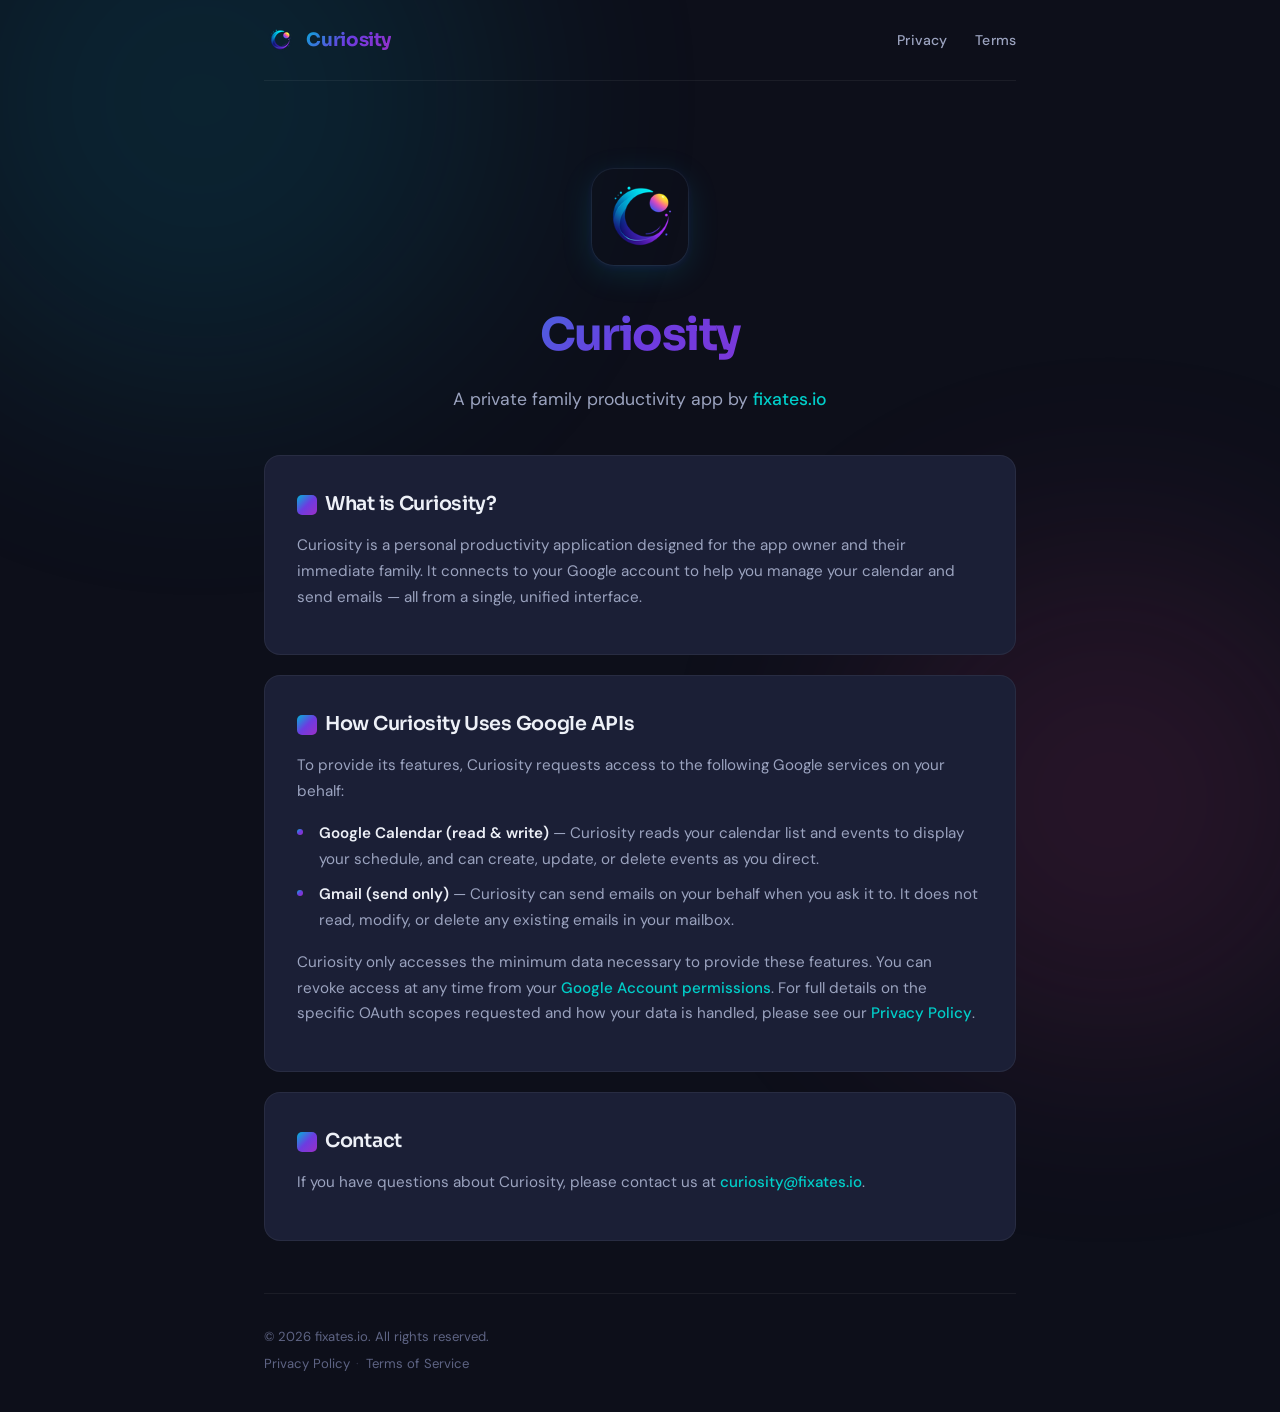
<file: index.html>
<!DOCTYPE html>
<html lang="en">
<head>
  <meta charset="UTF-8">
  <meta name="viewport" content="width=device-width, initial-scale=1.0">
  <title>Curiosity — fixates.io</title>
  <link rel="icon" type="image/x-icon" href="/icons/favicon.ico">
  <link rel="icon" type="image/png" sizes="32x32" href="/icons/favicon-32x32.png">
  <link rel="icon" type="image/png" sizes="16x16" href="/icons/favicon-16x16.png">
  <link rel="apple-touch-icon" sizes="180x180" href="/icons/apple-touch-icon.png">
  <link rel="manifest" href="/site.webmanifest">
  <meta property="og:image" content="/icons/og-image.png">
  <link rel="stylesheet" href="style.css">
</head>
<body>
  <div class="page-wrapper">
    <header>
      <nav>
        <a href="/" class="logo">
          <img src="/icons/favicon-32x32.png" alt="" width="32" height="32">
          <span>Curiosity</span>
        </a>
        <ul>
          <li><a href="/privacy.html">Privacy</a></li>
          <li><a href="/terms.html">Terms</a></li>
        </ul>
      </nav>
    </header>

    <main>
      <div class="hero">
        <img src="/icons/icon-128x128.png" alt="Curiosity app icon" class="hero-icon" width="128" height="128">
        <h1>Curiosity</h1>
        <p class="tagline">A private family productivity app by <a href="https://fixates.io">fixates.io</a></p>
      </div>

      <div class="card">
        <h2><span class="icon"></span>What is Curiosity?</h2>
        <p>Curiosity is a personal productivity application designed for the app owner and their immediate family. It connects to your Google account to help you manage your calendar and send emails — all from a single, unified interface.</p>
      </div>

      <div class="card">
        <h2><span class="icon"></span>How Curiosity Uses Google APIs</h2>
        <p>To provide its features, Curiosity requests access to the following Google services on your behalf:</p>
        <ul>
          <li><strong>Google Calendar (read &amp; write)</strong> — Curiosity reads your calendar list and events to display your schedule, and can create, update, or delete events as you direct.</li>
          <li><strong>Gmail (send only)</strong> — Curiosity can send emails on your behalf when you ask it to. It does not read, modify, or delete any existing emails in your mailbox.</li>
        </ul>
        <p>Curiosity only accesses the minimum data necessary to provide these features. You can revoke access at any time from your <a href="https://myaccount.google.com/permissions">Google Account permissions</a>. For full details on the specific OAuth scopes requested and how your data is handled, please see our <a href="/privacy.html">Privacy Policy</a>.</p>
      </div>

      <div class="card">
        <h2><span class="icon"></span>Contact</h2>
        <p>If you have questions about Curiosity, please contact us at <a href="mailto:curiosity@fixates.io">curiosity@fixates.io</a>.</p>
      </div>
    </main>

    <footer>
      <p>&copy; 2026 fixates.io. All rights reserved.</p>
      <p><a href="/privacy.html">Privacy Policy</a> <span class="footer-divider">&middot;</span> <a href="/terms.html">Terms of Service</a></p>
    </footer>
  </div>
</body>
</html>
</file>
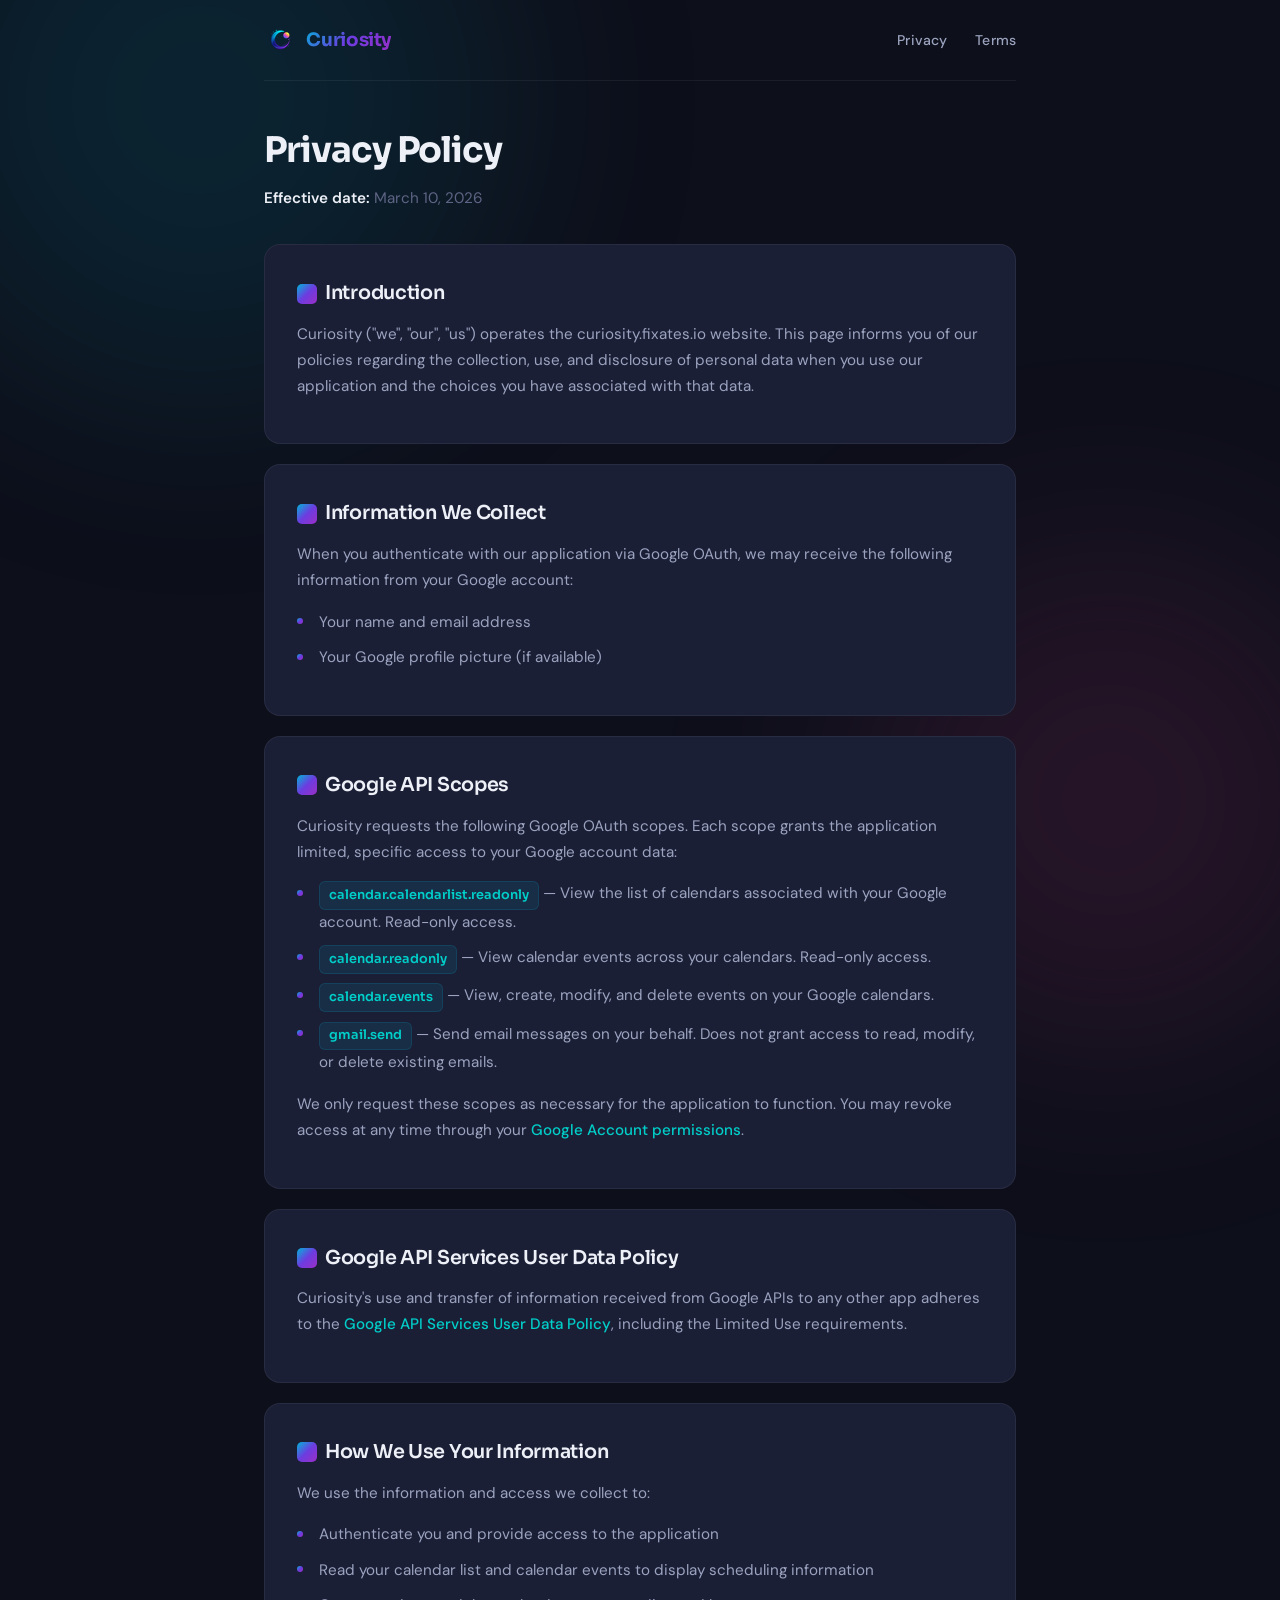
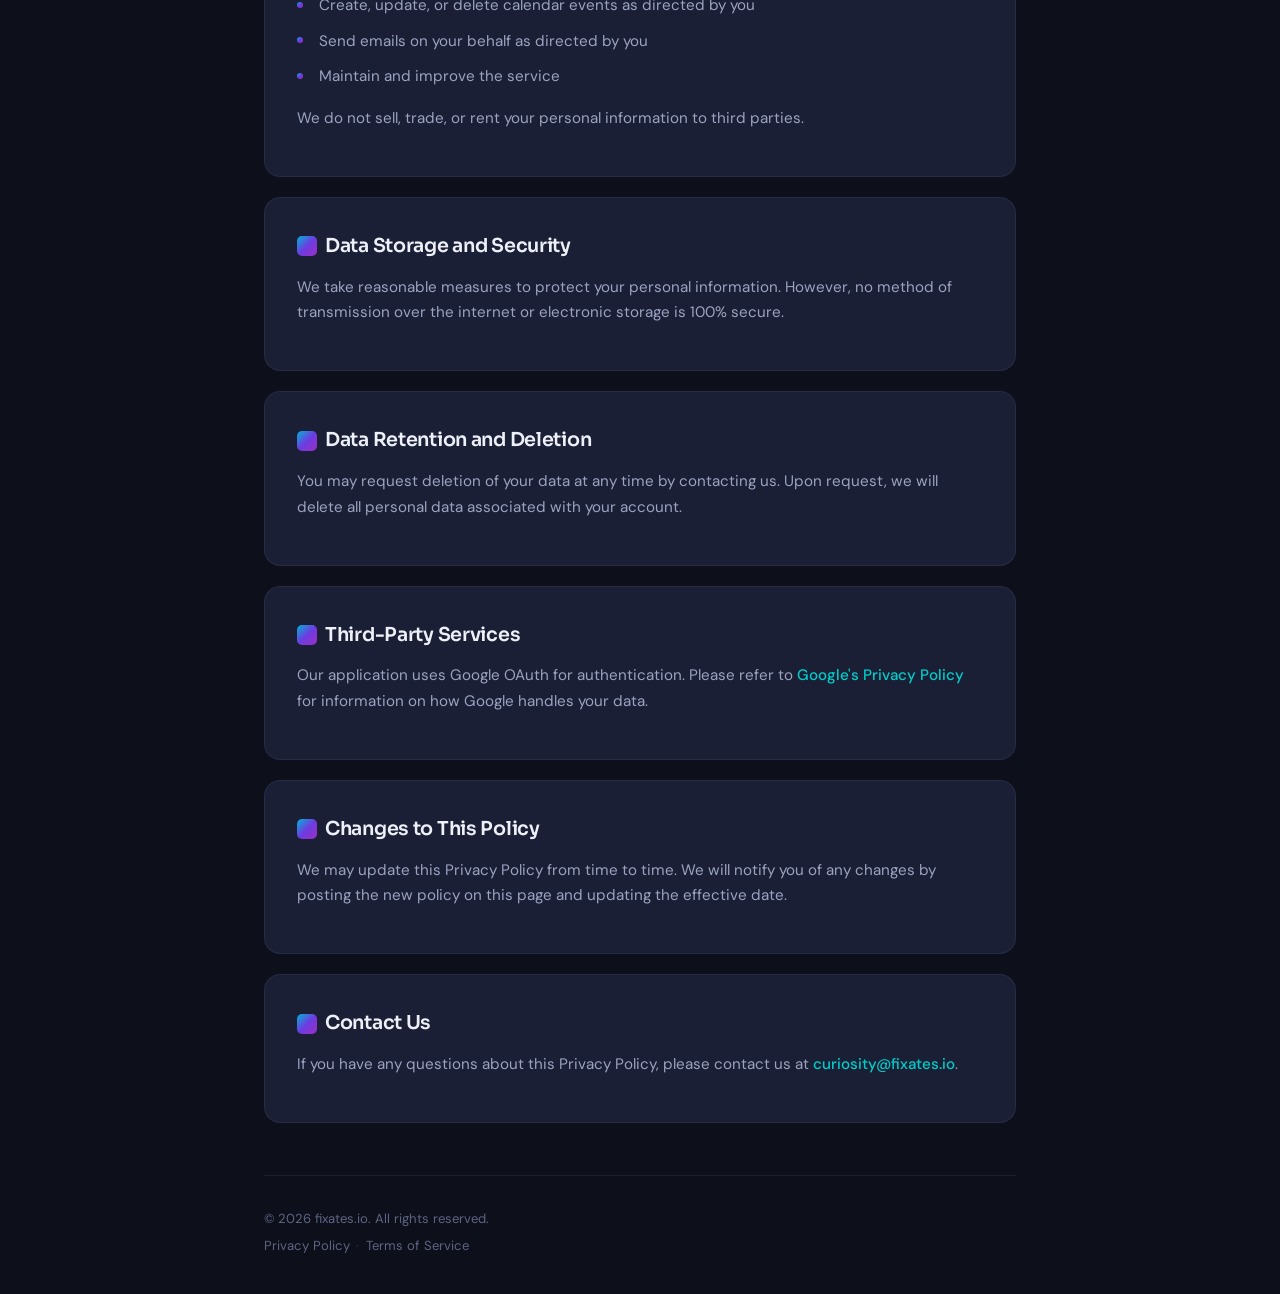
<file: privacy.html>
<!DOCTYPE html>
<html lang="en">
<head>
  <meta charset="UTF-8">
  <meta name="viewport" content="width=device-width, initial-scale=1.0">
  <title>Privacy Policy — Curiosity</title>
  <link rel="icon" type="image/x-icon" href="/icons/favicon.ico">
  <link rel="icon" type="image/png" sizes="32x32" href="/icons/favicon-32x32.png">
  <link rel="icon" type="image/png" sizes="16x16" href="/icons/favicon-16x16.png">
  <link rel="apple-touch-icon" sizes="180x180" href="/icons/apple-touch-icon.png">
  <link rel="manifest" href="/site.webmanifest">
  <meta property="og:image" content="/icons/og-image.png">
  <link rel="stylesheet" href="style.css">
</head>
<body>
  <div class="page-wrapper">
    <header>
      <nav>
        <a href="/" class="logo">
          <img src="/icons/favicon-32x32.png" alt="" width="32" height="32">
          <span>Curiosity</span>
        </a>
        <ul>
          <li><a href="/privacy.html">Privacy</a></li>
          <li><a href="/terms.html">Terms</a></li>
        </ul>
      </nav>
    </header>

    <main>
      <h1>Privacy Policy</h1>
      <p><strong>Effective date:</strong> March 10, 2026</p>

      <div class="card">
        <h2><span class="icon"></span>Introduction</h2>
        <p>Curiosity ("we", "our", "us") operates the curiosity.fixates.io website. This page informs you of our policies regarding the collection, use, and disclosure of personal data when you use our application and the choices you have associated with that data.</p>
      </div>

      <div class="card">
        <h2><span class="icon"></span>Information We Collect</h2>
        <p>When you authenticate with our application via Google OAuth, we may receive the following information from your Google account:</p>
        <ul>
          <li>Your name and email address</li>
          <li>Your Google profile picture (if available)</li>
        </ul>
      </div>

      <div class="card">
        <h2><span class="icon"></span>Google API Scopes</h2>
        <p>Curiosity requests the following Google OAuth scopes. Each scope grants the application limited, specific access to your Google account data:</p>
        <ul>
          <li><span class="scope-badge">calendar.calendarlist.readonly</span> — View the list of calendars associated with your Google account. Read-only access.</li>
          <li><span class="scope-badge">calendar.readonly</span> — View calendar events across your calendars. Read-only access.</li>
          <li><span class="scope-badge">calendar.events</span> — View, create, modify, and delete events on your Google calendars.</li>
          <li><span class="scope-badge">gmail.send</span> — Send email messages on your behalf. Does not grant access to read, modify, or delete existing emails.</li>
        </ul>
        <p>We only request these scopes as necessary for the application to function. You may revoke access at any time through your <a href="https://myaccount.google.com/permissions">Google Account permissions</a>.</p>
      </div>

      <div class="card">
        <h2><span class="icon"></span>Google API Services User Data Policy</h2>
        <p>Curiosity's use and transfer of information received from Google APIs to any other app adheres to the <a href="https://developers.google.com/terms/api-services-user-data-policy">Google API Services User Data Policy</a>, including the Limited Use requirements.</p>
      </div>

      <div class="card">
        <h2><span class="icon"></span>How We Use Your Information</h2>
        <p>We use the information and access we collect to:</p>
        <ul>
          <li>Authenticate you and provide access to the application</li>
          <li>Read your calendar list and calendar events to display scheduling information</li>
          <li>Create, update, or delete calendar events as directed by you</li>
          <li>Send emails on your behalf as directed by you</li>
          <li>Maintain and improve the service</li>
        </ul>
        <p>We do not sell, trade, or rent your personal information to third parties.</p>
      </div>

      <div class="card">
        <h2><span class="icon"></span>Data Storage and Security</h2>
        <p>We take reasonable measures to protect your personal information. However, no method of transmission over the internet or electronic storage is 100% secure.</p>
      </div>

      <div class="card">
        <h2><span class="icon"></span>Data Retention and Deletion</h2>
        <p>You may request deletion of your data at any time by contacting us. Upon request, we will delete all personal data associated with your account.</p>
      </div>

      <div class="card">
        <h2><span class="icon"></span>Third-Party Services</h2>
        <p>Our application uses Google OAuth for authentication. Please refer to <a href="https://policies.google.com/privacy">Google's Privacy Policy</a> for information on how Google handles your data.</p>
      </div>

      <div class="card">
        <h2><span class="icon"></span>Changes to This Policy</h2>
        <p>We may update this Privacy Policy from time to time. We will notify you of any changes by posting the new policy on this page and updating the effective date.</p>
      </div>

      <div class="card">
        <h2><span class="icon"></span>Contact Us</h2>
        <p>If you have any questions about this Privacy Policy, please contact us at <a href="mailto:curiosity@fixates.io">curiosity@fixates.io</a>.</p>
      </div>
    </main>

    <footer>
      <p>&copy; 2026 fixates.io. All rights reserved.</p>
      <p><a href="/privacy.html">Privacy Policy</a> <span class="footer-divider">&middot;</span> <a href="/terms.html">Terms of Service</a></p>
    </footer>
  </div>
</body>
</html>
</file>
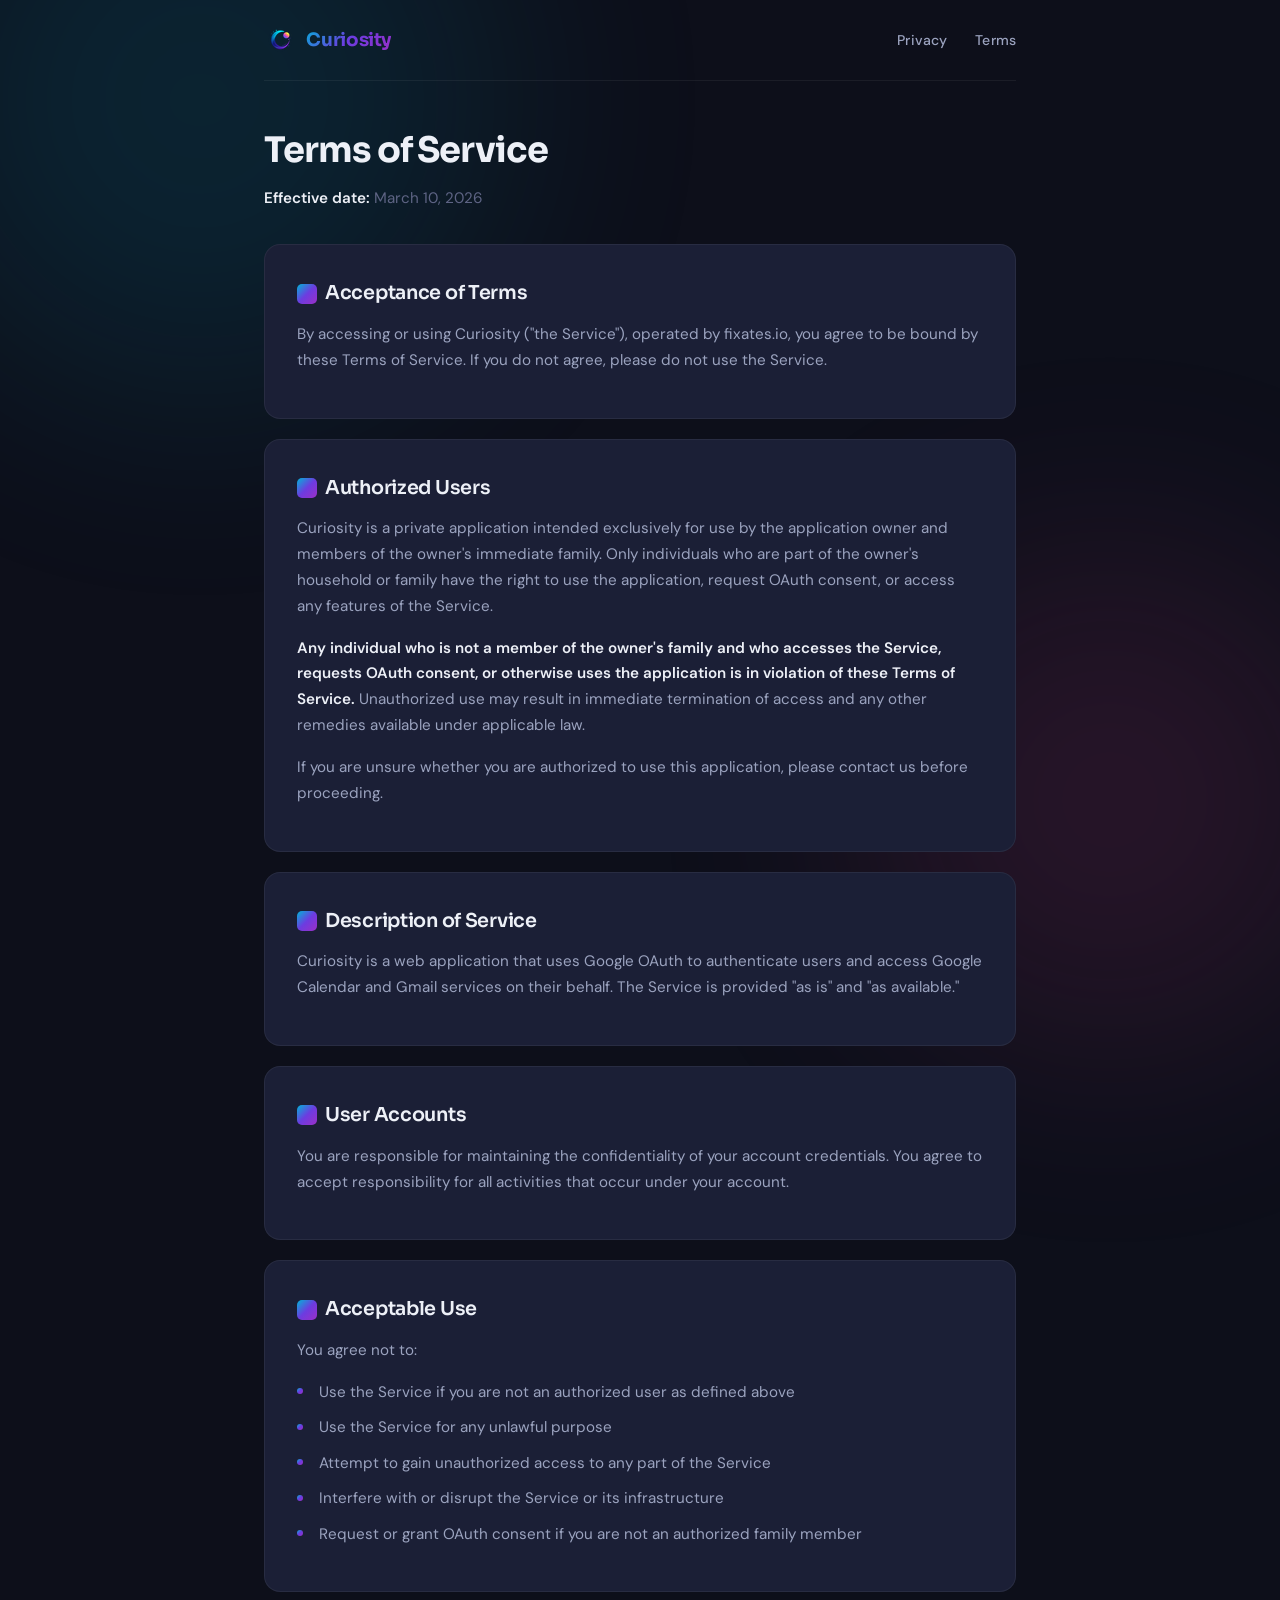
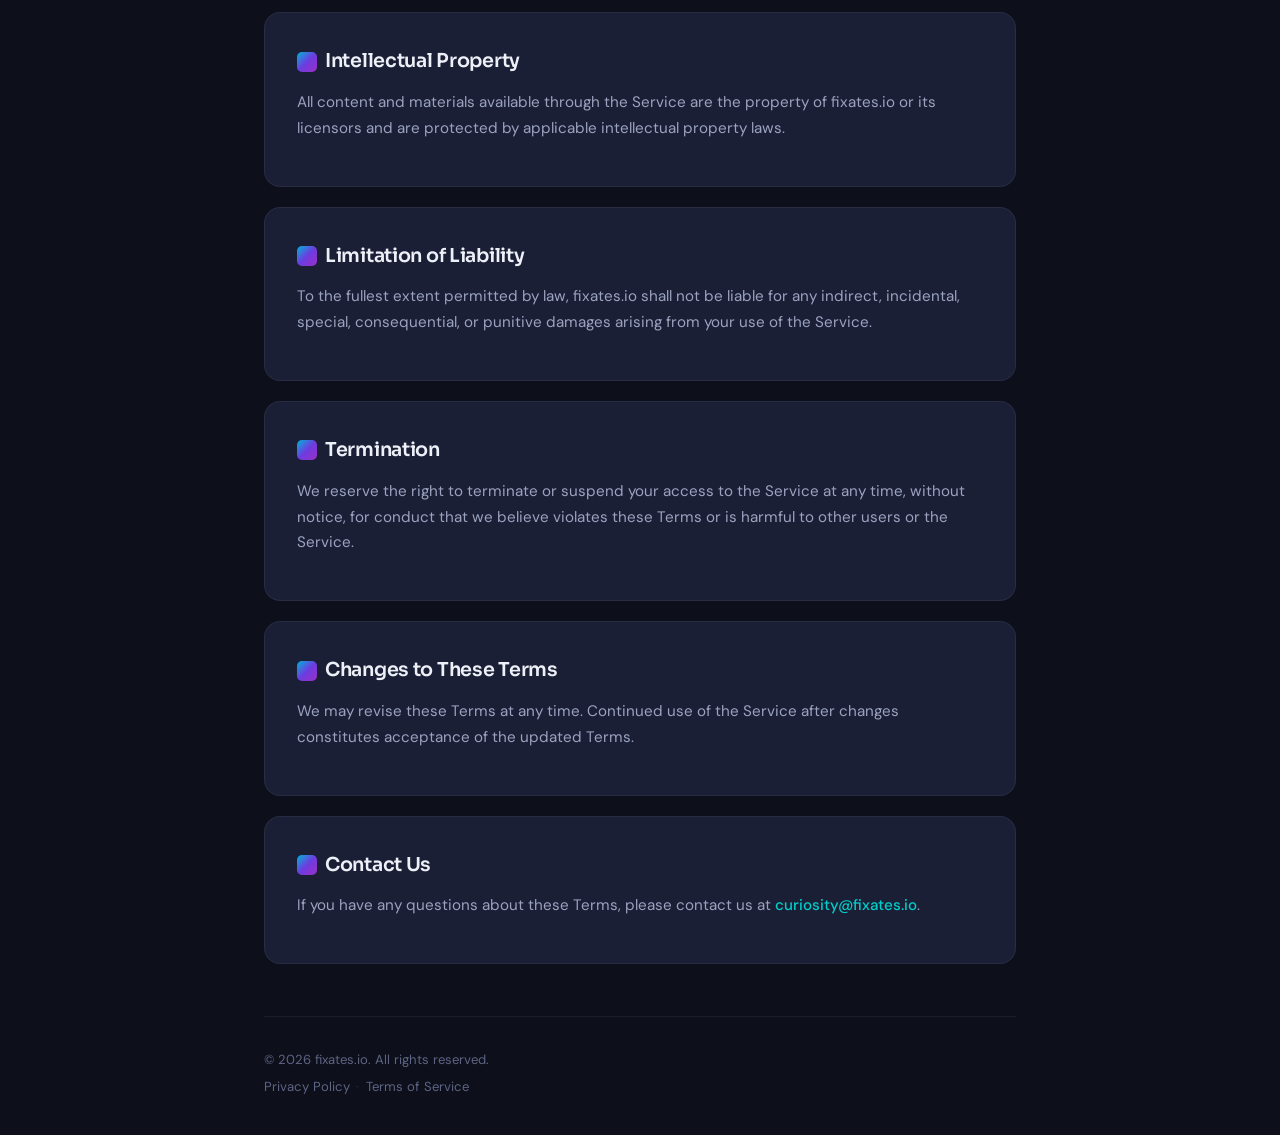
<file: terms.html>
<!DOCTYPE html>
<html lang="en">
<head>
  <meta charset="UTF-8">
  <meta name="viewport" content="width=device-width, initial-scale=1.0">
  <title>Terms of Service — Curiosity</title>
  <link rel="icon" type="image/x-icon" href="/icons/favicon.ico">
  <link rel="icon" type="image/png" sizes="32x32" href="/icons/favicon-32x32.png">
  <link rel="icon" type="image/png" sizes="16x16" href="/icons/favicon-16x16.png">
  <link rel="apple-touch-icon" sizes="180x180" href="/icons/apple-touch-icon.png">
  <link rel="manifest" href="/site.webmanifest">
  <meta property="og:image" content="/icons/og-image.png">
  <link rel="stylesheet" href="style.css">
</head>
<body>
  <div class="page-wrapper">
    <header>
      <nav>
        <a href="/" class="logo">
          <img src="/icons/favicon-32x32.png" alt="" width="32" height="32">
          <span>Curiosity</span>
        </a>
        <ul>
          <li><a href="/privacy.html">Privacy</a></li>
          <li><a href="/terms.html">Terms</a></li>
        </ul>
      </nav>
    </header>

    <main>
      <h1>Terms of Service</h1>
      <p><strong>Effective date:</strong> March 10, 2026</p>

      <div class="card">
        <h2><span class="icon"></span>Acceptance of Terms</h2>
        <p>By accessing or using Curiosity ("the Service"), operated by fixates.io, you agree to be bound by these Terms of Service. If you do not agree, please do not use the Service.</p>
      </div>

      <div class="card">
        <h2><span class="icon"></span>Authorized Users</h2>
        <p>Curiosity is a private application intended exclusively for use by the application owner and members of the owner's immediate family. Only individuals who are part of the owner's household or family have the right to use the application, request OAuth consent, or access any features of the Service.</p>
        <p><strong>Any individual who is not a member of the owner's family and who accesses the Service, requests OAuth consent, or otherwise uses the application is in violation of these Terms of Service.</strong> Unauthorized use may result in immediate termination of access and any other remedies available under applicable law.</p>
        <p>If you are unsure whether you are authorized to use this application, please contact us before proceeding.</p>
      </div>

      <div class="card">
        <h2><span class="icon"></span>Description of Service</h2>
        <p>Curiosity is a web application that uses Google OAuth to authenticate users and access Google Calendar and Gmail services on their behalf. The Service is provided "as is" and "as available."</p>
      </div>

      <div class="card">
        <h2><span class="icon"></span>User Accounts</h2>
        <p>You are responsible for maintaining the confidentiality of your account credentials. You agree to accept responsibility for all activities that occur under your account.</p>
      </div>

      <div class="card">
        <h2><span class="icon"></span>Acceptable Use</h2>
        <p>You agree not to:</p>
        <ul>
          <li>Use the Service if you are not an authorized user as defined above</li>
          <li>Use the Service for any unlawful purpose</li>
          <li>Attempt to gain unauthorized access to any part of the Service</li>
          <li>Interfere with or disrupt the Service or its infrastructure</li>
          <li>Request or grant OAuth consent if you are not an authorized family member</li>
        </ul>
      </div>

      <div class="card">
        <h2><span class="icon"></span>Intellectual Property</h2>
        <p>All content and materials available through the Service are the property of fixates.io or its licensors and are protected by applicable intellectual property laws.</p>
      </div>

      <div class="card">
        <h2><span class="icon"></span>Limitation of Liability</h2>
        <p>To the fullest extent permitted by law, fixates.io shall not be liable for any indirect, incidental, special, consequential, or punitive damages arising from your use of the Service.</p>
      </div>

      <div class="card">
        <h2><span class="icon"></span>Termination</h2>
        <p>We reserve the right to terminate or suspend your access to the Service at any time, without notice, for conduct that we believe violates these Terms or is harmful to other users or the Service.</p>
      </div>

      <div class="card">
        <h2><span class="icon"></span>Changes to These Terms</h2>
        <p>We may revise these Terms at any time. Continued use of the Service after changes constitutes acceptance of the updated Terms.</p>
      </div>

      <div class="card">
        <h2><span class="icon"></span>Contact Us</h2>
        <p>If you have any questions about these Terms, please contact us at <a href="mailto:curiosity@fixates.io">curiosity@fixates.io</a>.</p>
      </div>
    </main>

    <footer>
      <p>&copy; 2026 fixates.io. All rights reserved.</p>
      <p><a href="/privacy.html">Privacy Policy</a> <span class="footer-divider">&middot;</span> <a href="/terms.html">Terms of Service</a></p>
    </footer>
  </div>
</body>
</html>
</file>
<file: style.css>
@import url('https://fonts.googleapis.com/css2?family=Sora:wght@300;400;600;700&family=DM+Sans:ital,wght@0,400;0,500;1,400&display=swap');

/* === Brand tokens from logo === */
:root {
  --brand-deep:    #0d0f1a;
  --brand-surface: #141729;
  --brand-card:    #1b1f36;
  --brand-border:  rgba(255,255,255,0.06);

  --gradient-start: #00b4d8;
  --gradient-mid:   #6c3ce0;
  --gradient-end:   #9b2fc6;
  --accent-hot:     #e84393;
  --accent-warm:    #fdcb6e;
  --accent-cyan:    #00cec9;

  --text-primary:   #edf0f7;
  --text-secondary: #9ba3bf;
  --text-muted:     #5e6484;

  --brand-gradient: linear-gradient(135deg, var(--gradient-start), var(--gradient-mid), var(--gradient-end));
  --orb-gradient:   radial-gradient(circle at 35% 35%, var(--accent-warm), var(--accent-hot) 70%);
}

/* === Reset === */
*, *::before, *::after {
  margin: 0;
  padding: 0;
  box-sizing: border-box;
}

html {
  scroll-behavior: smooth;
}

/* === Base === */
body {
  font-family: 'DM Sans', sans-serif;
  line-height: 1.7;
  color: var(--text-primary);
  background: var(--brand-deep);
  min-height: 100vh;
  overflow-x: hidden;
  position: relative;
}

/* === Ambient background orbs === */
body::before,
body::after {
  content: '';
  position: fixed;
  border-radius: 50%;
  pointer-events: none;
  filter: blur(120px);
  opacity: 0.12;
  z-index: 0;
}

body::before {
  width: 600px;
  height: 600px;
  background: var(--gradient-start);
  top: -200px;
  left: -100px;
  animation: drift 25s ease-in-out infinite alternate;
}

body::after {
  width: 500px;
  height: 500px;
  background: var(--accent-hot);
  bottom: -150px;
  right: -80px;
  animation: drift 20s ease-in-out infinite alternate-reverse;
}

@keyframes drift {
  0%   { transform: translate(0, 0) scale(1); }
  100% { transform: translate(60px, 40px) scale(1.15); }
}

/* === Layout shell === */
.page-wrapper {
  position: relative;
  z-index: 1;
  max-width: 800px;
  margin: 0 auto;
  padding: 0 1.5rem;
  display: flex;
  flex-direction: column;
  min-height: 100vh;
}

/* === Navigation === */
header {
  padding: 1.5rem 0;
  animation: fadeDown 0.6s ease-out both;
}

@keyframes fadeDown {
  from { opacity: 0; transform: translateY(-12px); }
  to   { opacity: 1; transform: translateY(0); }
}

header nav {
  display: flex;
  justify-content: space-between;
  align-items: center;
  padding-bottom: 1.5rem;
  border-bottom: 1px solid var(--brand-border);
}

.logo {
  display: flex;
  align-items: center;
  gap: 0.65rem;
  text-decoration: none;
  color: var(--text-primary);
  font-family: 'Sora', sans-serif;
  font-weight: 700;
  font-size: 1.15rem;
  letter-spacing: -0.02em;
}

.logo img {
  width: 32px;
  height: 32px;
  border-radius: 8px;
}

.logo span {
  background: var(--brand-gradient);
  -webkit-background-clip: text;
  background-clip: text;
  -webkit-text-fill-color: transparent;
}

header nav ul {
  list-style: none;
  display: flex;
  gap: 1.75rem;
}

header nav ul a {
  color: var(--text-secondary);
  text-decoration: none;
  font-size: 0.88rem;
  font-weight: 500;
  letter-spacing: 0.01em;
  position: relative;
  transition: color 0.25s;
}

header nav ul a::after {
  content: '';
  position: absolute;
  bottom: -4px;
  left: 0;
  width: 0;
  height: 2px;
  background: var(--brand-gradient);
  border-radius: 1px;
  transition: width 0.3s cubic-bezier(0.4, 0, 0.2, 1);
}

header nav ul a:hover {
  color: var(--text-primary);
}

header nav ul a:hover::after {
  width: 100%;
}

/* === Main content === */
main {
  flex: 1;
  padding: 1rem 0 2rem;
  animation: fadeUp 0.7s ease-out 0.15s both;
}

@keyframes fadeUp {
  from { opacity: 0; transform: translateY(18px); }
  to   { opacity: 1; transform: translateY(0); }
}

/* Hero section (index page) */
.hero {
  text-align: center;
  padding: 3rem 0 2.5rem;
}

.hero-icon {
  width: 96px;
  height: 96px;
  border-radius: 22px;
  margin-bottom: 1.5rem;
  box-shadow:
    0 0 0 1px rgba(255,255,255,0.05),
    0 8px 32px rgba(0, 180, 216, 0.15),
    0 2px 8px rgba(108, 60, 224, 0.12);
  animation: iconFloat 4s ease-in-out infinite;
}

@keyframes iconFloat {
  0%, 100% { transform: translateY(0); }
  50%      { transform: translateY(-6px); }
}

.hero h1 {
  font-family: 'Sora', sans-serif;
  font-size: 2.8rem;
  font-weight: 700;
  letter-spacing: -0.035em;
  background: var(--brand-gradient);
  -webkit-background-clip: text;
  background-clip: text;
  -webkit-text-fill-color: transparent;
  margin-bottom: 0.75rem;
}

.hero .tagline {
  font-size: 1.1rem;
  color: var(--text-secondary);
  max-width: 420px;
  margin: 0 auto;
}

.hero .tagline a {
  color: var(--accent-cyan);
  text-decoration: none;
  font-weight: 500;
  transition: color 0.2s;
}

.hero .tagline a:hover {
  color: var(--accent-warm);
}

/* Content cards */
.card {
  background: var(--brand-card);
  border: 1px solid var(--brand-border);
  border-radius: 16px;
  padding: 2rem 2rem 1.75rem;
  margin-bottom: 1.25rem;
  position: relative;
  overflow: hidden;
  transition: border-color 0.3s, box-shadow 0.3s;
}

.card:hover {
  border-color: rgba(108, 60, 224, 0.2);
  box-shadow: 0 4px 24px rgba(108, 60, 224, 0.06);
}

.card::before {
  content: '';
  position: absolute;
  top: 0;
  left: 0;
  right: 0;
  height: 2px;
  background: var(--brand-gradient);
  opacity: 0;
  transition: opacity 0.3s;
}

.card:hover::before {
  opacity: 1;
}

/* Headings */
main h1 {
  font-family: 'Sora', sans-serif;
  font-size: 2.2rem;
  font-weight: 700;
  letter-spacing: -0.03em;
  color: var(--text-primary);
  margin-bottom: 0.35rem;
}

main h1 + p {
  color: var(--text-muted);
  margin-bottom: 2rem;
}

main h2 {
  font-family: 'Sora', sans-serif;
  font-size: 1.2rem;
  font-weight: 600;
  letter-spacing: -0.015em;
  color: var(--text-primary);
  margin-bottom: 0.75rem;
  display: flex;
  align-items: center;
  gap: 0.5rem;
}

main h2 .icon {
  width: 20px;
  height: 20px;
  border-radius: 5px;
  background: var(--brand-gradient);
  flex-shrink: 0;
}

main p {
  margin-bottom: 1rem;
  color: var(--text-secondary);
  font-size: 0.95rem;
}

main ul {
  margin-bottom: 1rem;
  padding-left: 0;
  list-style: none;
}

main ul li {
  position: relative;
  padding-left: 1.4rem;
  margin-bottom: 0.6rem;
  color: var(--text-secondary);
  font-size: 0.95rem;
}

main ul li::before {
  content: '';
  position: absolute;
  left: 0;
  top: 0.55em;
  width: 6px;
  height: 6px;
  border-radius: 50%;
  background: var(--brand-gradient);
}

main a {
  color: var(--accent-cyan);
  text-decoration: none;
  font-weight: 500;
  transition: color 0.2s;
}

main a:hover {
  color: var(--accent-warm);
}

main strong {
  color: var(--text-primary);
  font-weight: 600;
}

/* Scope badges (for privacy page) */
.scope-badge {
  display: inline-block;
  font-family: 'Sora', monospace;
  font-size: 0.8rem;
  font-weight: 600;
  background: rgba(0, 180, 216, 0.1);
  color: var(--accent-cyan);
  padding: 0.15rem 0.55rem;
  border-radius: 6px;
  border: 1px solid rgba(0, 180, 216, 0.15);
}

/* === Footer === */
footer {
  padding: 2rem 0;
  border-top: 1px solid var(--brand-border);
  animation: fadeUp 0.7s ease-out 0.3s both;
}

footer p {
  font-size: 0.82rem;
  color: var(--text-muted);
  margin-bottom: 0.3rem;
}

footer a {
  color: var(--text-muted);
  text-decoration: none;
  transition: color 0.2s;
}

footer a:hover {
  color: var(--text-secondary);
}

.footer-divider {
  color: var(--text-muted);
  opacity: 0.4;
  margin: 0 0.15rem;
}

/* === Responsive === */
@media (max-width: 600px) {
  .page-wrapper {
    padding: 0 1rem;
  }

  header nav {
    flex-direction: column;
    gap: 0.75rem;
    align-items: flex-start;
  }

  header nav ul {
    gap: 1rem;
  }

  .hero h1 {
    font-size: 2rem;
  }

  .hero-icon {
    width: 72px;
    height: 72px;
    border-radius: 18px;
  }

  .card {
    padding: 1.5rem;
    border-radius: 12px;
  }

  main h1 {
    font-size: 1.7rem;
  }
}

/* === Stagger animation for cards === */
.card:nth-child(1) { animation: fadeUp 0.5s ease-out 0.2s both; }
.card:nth-child(2) { animation: fadeUp 0.5s ease-out 0.3s both; }
.card:nth-child(3) { animation: fadeUp 0.5s ease-out 0.4s both; }
.card:nth-child(4) { animation: fadeUp 0.5s ease-out 0.5s both; }
</file>
